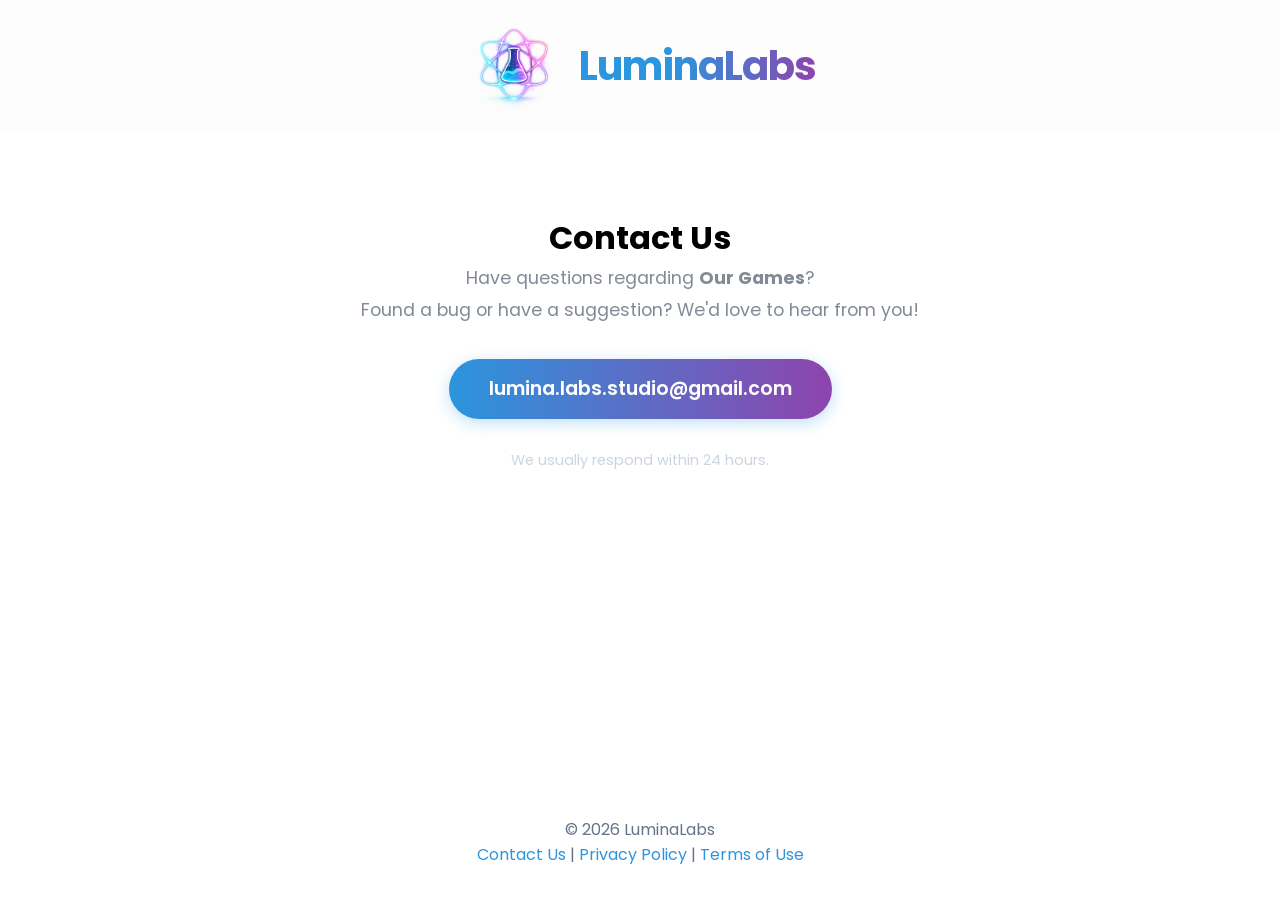
<file: contact.html>
<!doctype html>
<html lang="en">
  <head>
    <meta charset="UTF-8" />
    <meta name="viewport" content="width=device-width, initial-scale=1.0" />
    <title>Contact Us - LuminaLabs</title>
    <link rel="stylesheet" href="style.css" />
    <link
      href="https://fonts.googleapis.com/css2?family=Poppins:wght@400;600;800&display=swap"
      rel="stylesheet"
    />
  </head>
  <body>
    <header>
      <div class="header-content">
        <img src="logo-icon.png" alt="Logo Icon" class="company-icon" />

        <a href="index.html" style="text-decoration: none">
          <h1 class="brand-name">Lumina<span class="labs-text">Labs</span></h1>
        </a>
      </div>
    </header>

    <main class="container">
      <div class="contact-wrapper">
        <h1>Contact Us</h1>

        <p class="contact-text">
          Have questions regarding <strong>Our Games</strong>?<br />
          Found a bug or have a suggestion? We'd love to hear from you!
        </p>

        <a href="mailto:lumina.labs.studio@gmail.com" class="email-button">
          lumina.labs.studio@gmail.com
        </a>

        <p style="margin-top: 30px; color: #cbd5e1; font-size: 0.9rem">
          We usually respond within 24 hours.
        </p>
      </div>
    </main>

    <footer>
      <p>&copy; 2026 LuminaLabs</p>
      <div class="social-links">
        <a href="contact.html">Contact Us</a> |
        <a href="privacy.html">Privacy Policy</a> |
        <a href="terms.html">Terms of Use</a>
      </div>
    </footer>
  </body>
</html>
</file>
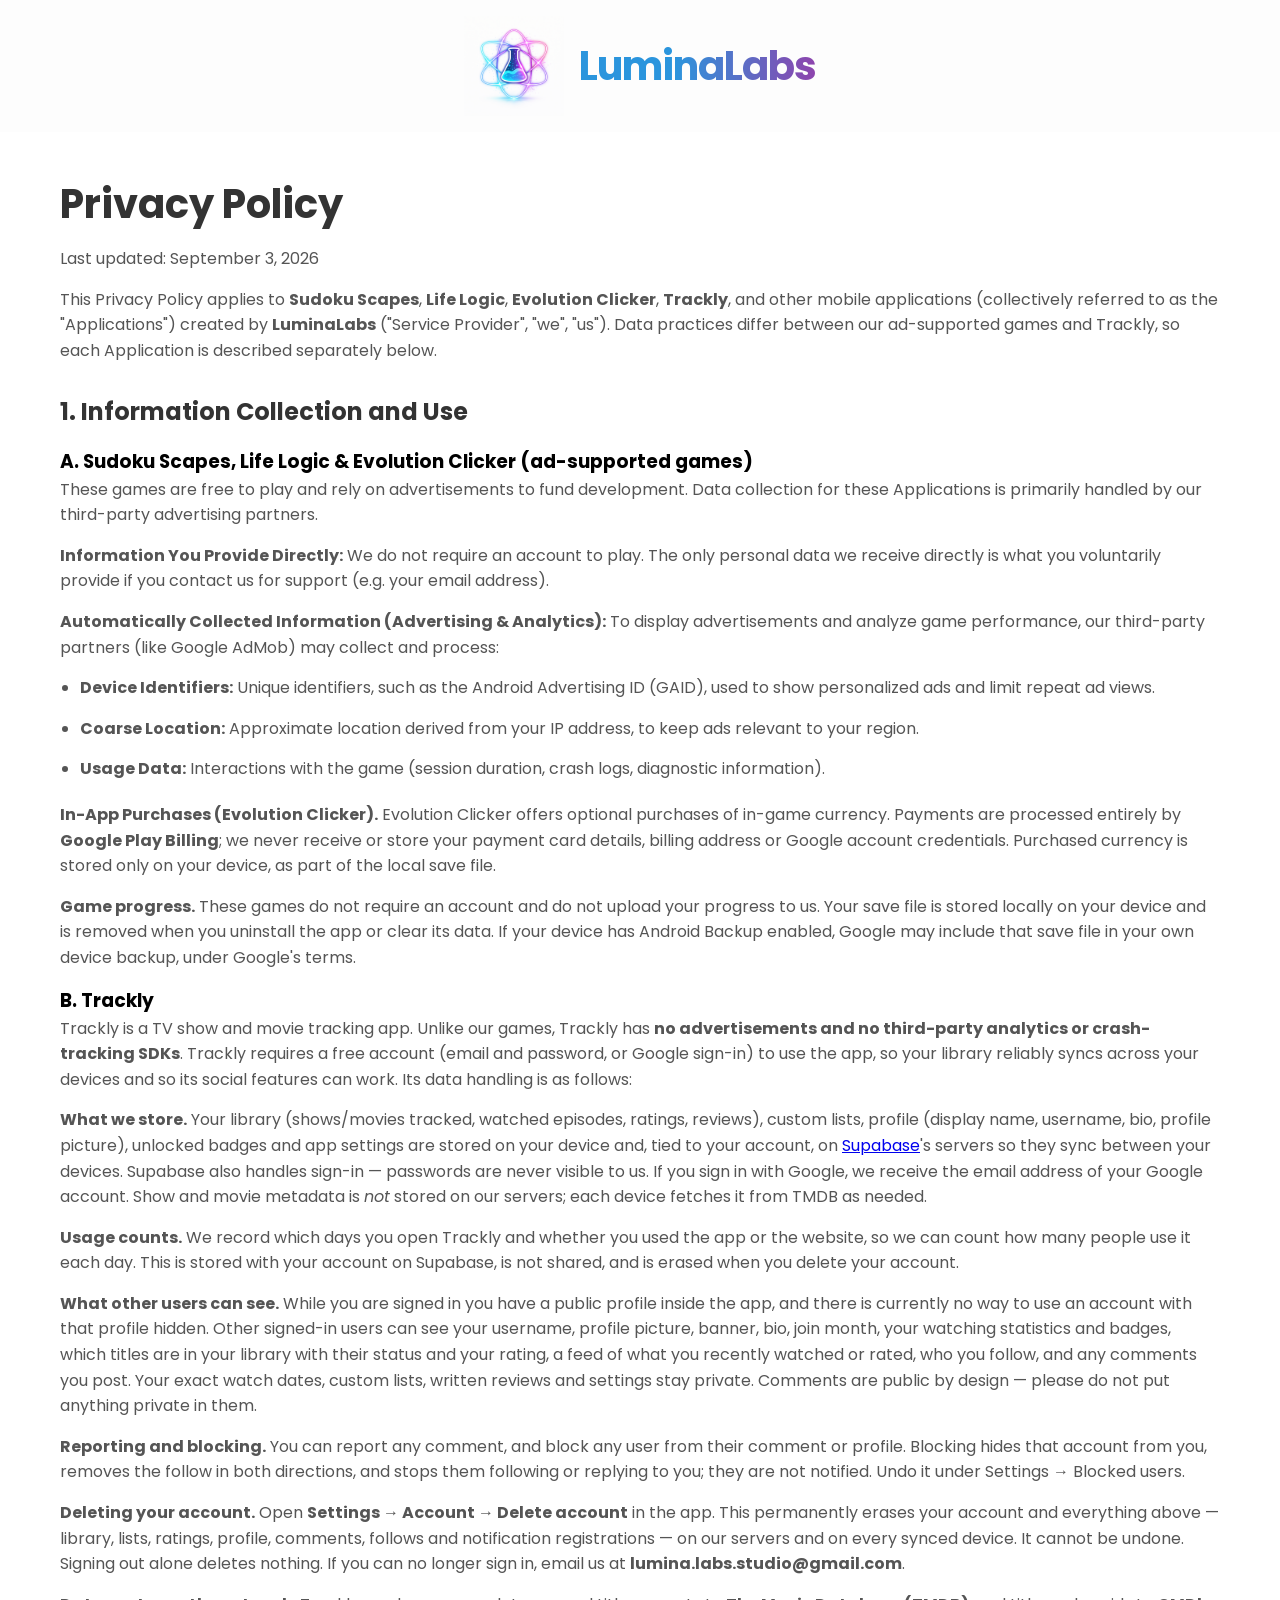
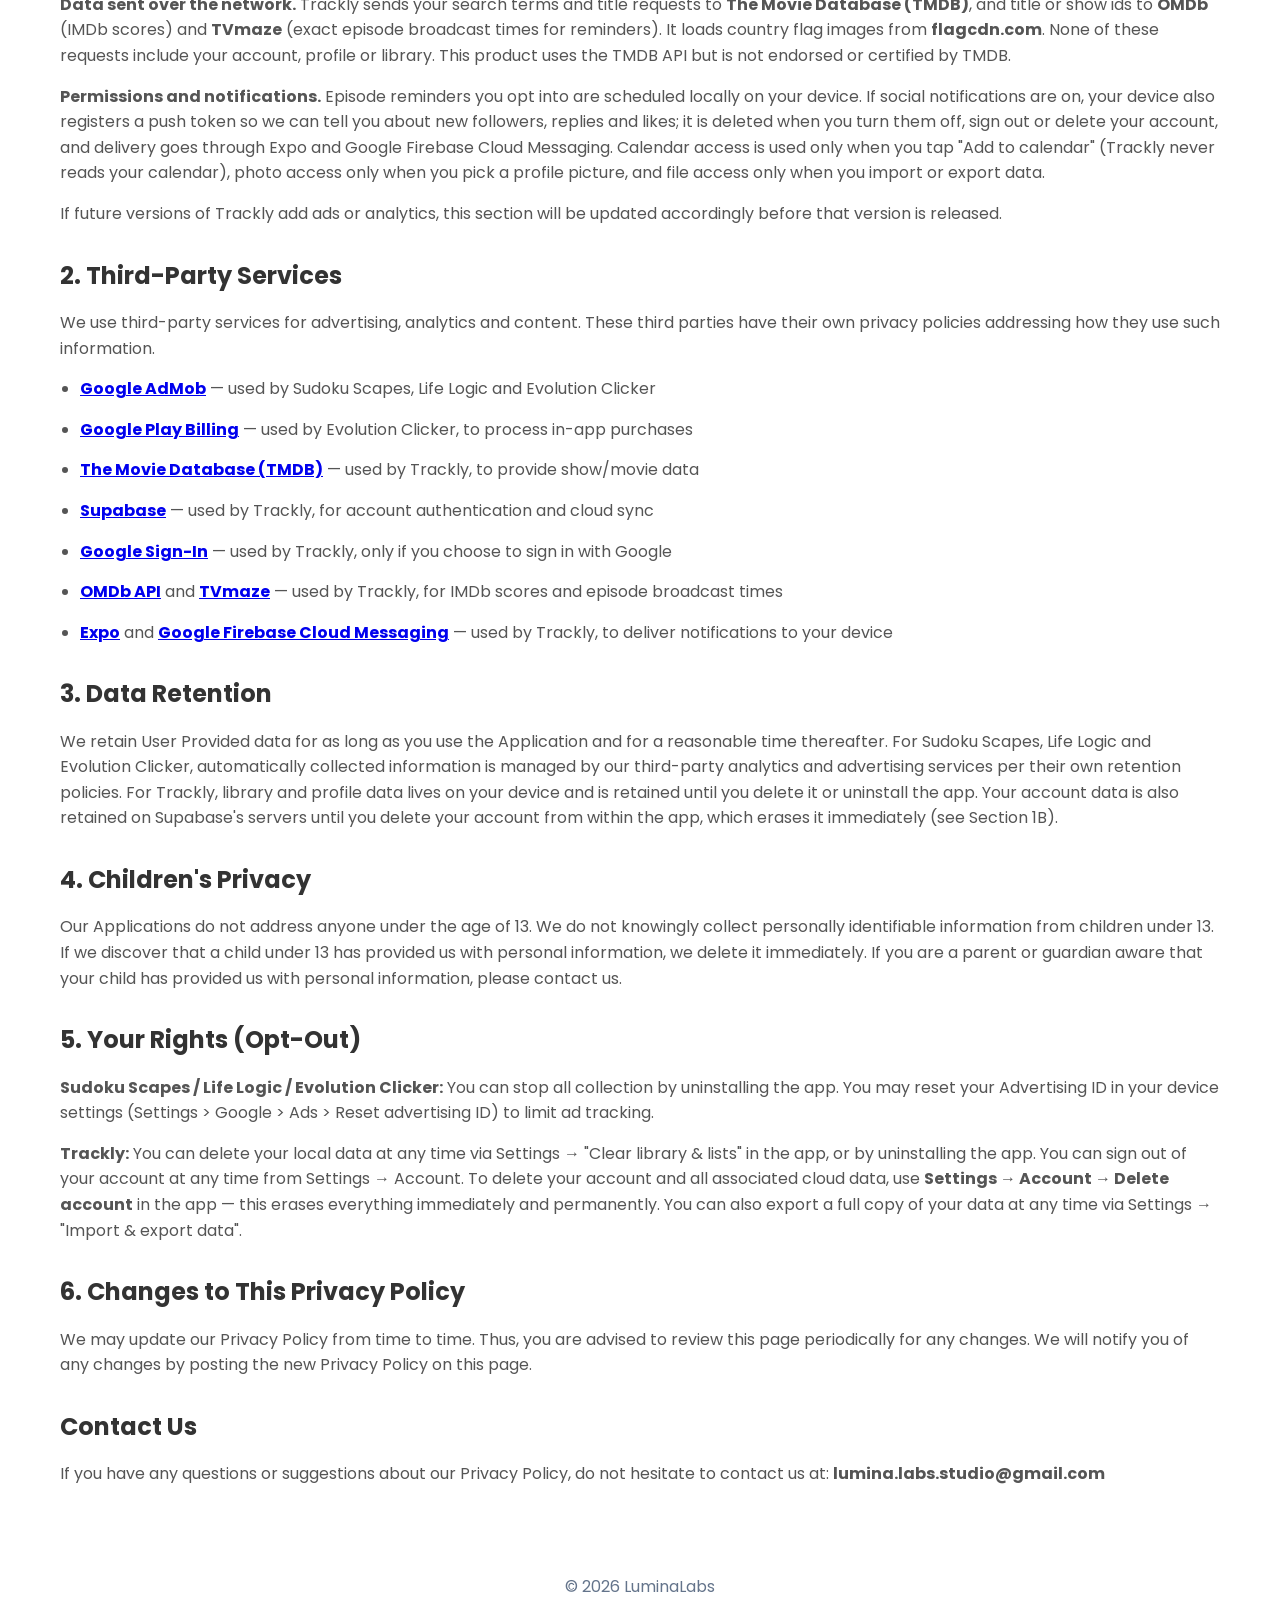
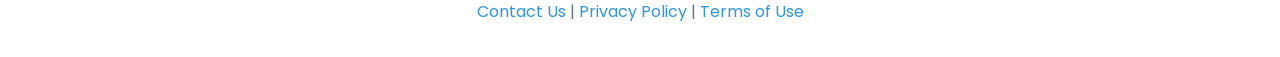
<file: privacy.html>
<!doctype html>
<html lang="en">
  <head>
    <meta charset="UTF-8" />
    <meta name="viewport" content="width=device-width, initial-scale=1.0" />
    <title>Privacy Policy - LuminaLabs</title>
    <link rel="stylesheet" href="style.css" />
    <link
      href="https://fonts.googleapis.com/css2?family=Poppins:wght@400;600;800&display=swap"
      rel="stylesheet"
    />
  </head>
  <body>
    <header>
      <div class="header-content">
        <img src="logo-icon.png" alt="LuminaLabs Logo" class="company-icon" />
        <a href="index.html" style="text-decoration: none">
          <h1 class="brand-name">Lumina<span class="labs-text">Labs</span></h1>
        </a>
      </div>
    </header>

    <main class="container privacy-content">
      <h1>Privacy Policy</h1>
      <p class="last-updated">Last updated: September 3, 2026</p>

      <p>
        This Privacy Policy applies to <strong>Sudoku Scapes</strong>,
        <strong>Life Logic</strong>, <strong>Evolution Clicker</strong>,
        <strong>Trackly</strong>, and other mobile
        applications (collectively referred to as the "Applications") created by
        <strong>LuminaLabs</strong> ("Service Provider", "we", "us"). Data
        practices differ between our ad-supported games and Trackly, so each
        Application is described separately below.
      </p>

      <h2>1. Information Collection and Use</h2>

      <h3>A. Sudoku Scapes, Life Logic &amp; Evolution Clicker (ad-supported games)</h3>
      <p>
        These games are free to play and rely on advertisements to fund
        development. Data collection for these Applications is primarily
        handled by our third-party advertising partners.
      </p>
      <p><strong>Information You Provide Directly:</strong> We do not require
      an account to play. The only personal data we receive directly is what
      you voluntarily provide if you contact us for support (e.g. your email
      address).</p>
      <p><strong>Automatically Collected Information (Advertising &amp;
      Analytics):</strong> To display advertisements and analyze game
      performance, our third-party partners (like Google AdMob) may collect
      and process:</p>
      <ul>
        <li>
          <strong>Device Identifiers:</strong> Unique identifiers, such as the
          Android Advertising ID (GAID), used to show personalized ads and
          limit repeat ad views.
        </li>
        <li>
          <strong>Coarse Location:</strong> Approximate location derived from
          your IP address, to keep ads relevant to your region.
        </li>
        <li>
          <strong>Usage Data:</strong> Interactions with the game (session
          duration, crash logs, diagnostic information).
        </li>
      </ul>
      <p><strong>In-App Purchases (Evolution Clicker).</strong> Evolution
      Clicker offers optional purchases of in-game currency. Payments are
      processed entirely by <strong>Google Play Billing</strong>; we never
      receive or store your payment card details, billing address or Google
      account credentials. Purchased currency is stored only on your device,
      as part of the local save file.</p>
      <p><strong>Game progress.</strong> These games do not require an account
      and do not upload your progress to us. Your save file is stored locally
      on your device and is removed when you uninstall the app or clear its
      data. If your device has Android Backup enabled, Google may include that
      save file in your own device backup, under Google&#39;s terms.</p>

      <h3 id="trackly">B. Trackly</h3>
      <p>
        Trackly is a TV show and movie tracking app. Unlike our games, Trackly
        has <strong>no advertisements and no third-party analytics or
        crash-tracking SDKs</strong>. Trackly requires a free account (email and password, or
        Google sign-in) to use the app, so your library reliably syncs across
        your devices and so its social features can work. Its data handling is
        as follows:
      </p>
      <p><strong>What we store.</strong> Your library (shows/movies tracked,
      watched episodes, ratings, reviews), custom lists, profile (display name,
      username, bio, profile picture), unlocked badges and app settings are
      stored on your device and, tied to your account, on
      <a href="https://supabase.com/privacy" target="_blank">Supabase</a>'s
      servers so they sync between your devices. Supabase also handles sign-in
      — passwords are never visible to us. If you sign in with Google, we
      receive the email address of your Google account. Show and movie
      metadata is <em>not</em> stored on our servers; each device fetches it
      from TMDB as needed.</p>

      <p><strong>Usage counts.</strong> We record which days you open Trackly
      and whether you used the app or the website, so we can count how many
      people use it each day. This is stored with your account on Supabase, is
      not shared, and is erased when you delete your account.</p>

      <p><strong>What other users can see.</strong> While you are signed in you
      have a public profile inside the app, and there is currently no way to
      use an account with that profile hidden. Other signed-in users can see
      your username, profile picture, banner, bio, join month, your watching
      statistics and badges, which titles are in your library with their status
      and your rating, a feed of what you recently watched or rated, who you
      follow, and any comments you post. Your exact watch dates, custom lists,
      written reviews and settings stay private. Comments are public by design
      — please do not put anything private in them.</p>

      <p><strong>Reporting and blocking.</strong> You can report any comment,
      and block any user from their comment or profile. Blocking hides that
      account from you, removes the follow in both directions, and stops them
      following or replying to you; they are not notified. Undo it under
      Settings → Blocked users.</p>

      <p><strong>Deleting your account.</strong> Open
      <strong>Settings → Account → Delete account</strong> in the app. This
      permanently erases your account and everything above — library, lists,
      ratings, profile, comments, follows and notification registrations — on
      our servers and on every synced device. It cannot be undone. Signing out
      alone deletes nothing. If you can no longer sign in, email us at
      <strong>lumina.labs.studio@gmail.com</strong>.</p>

      <p><strong>Data sent over the network.</strong> Trackly sends your search
      terms and title requests to <strong>The Movie Database (TMDB)</strong>,
      and title or show ids to <strong>OMDb</strong> (IMDb scores) and
      <strong>TVmaze</strong> (exact episode broadcast times for reminders). It
      loads country flag images from <strong>flagcdn.com</strong>. None of
      these requests include your account, profile or library. This product
      uses the TMDB API but is not endorsed or certified by TMDB.</p>

      <p><strong>Permissions and notifications.</strong> Episode reminders you
      opt into are scheduled locally on your device. If social notifications
      are on, your device also registers a push token so we can tell you about
      new followers, replies and likes; it is deleted when you turn them off,
      sign out or delete your account, and delivery goes through Expo and
      Google Firebase Cloud Messaging. Calendar access is used only when you
      tap "Add to calendar" (Trackly never reads your calendar), photo access
      only when you pick a profile picture, and file access only when you
      import or export data.</p>
      <p>If future versions of Trackly add ads or analytics, this section
      will be updated accordingly before that version is released.</p>

      <h2>2. Third-Party Services</h2>
      <p>
        We use third-party services for advertising, analytics and content.
        These third parties have their own privacy policies addressing how
        they use such information.
      </p>
      <ul>
        <li>
          <a href="https://support.google.com/admob/answer/6128543?hl=en" target="_blank"
            ><strong>Google AdMob</strong></a
          > — used by Sudoku Scapes, Life Logic and Evolution Clicker
        </li>
        <li>
          <a href="https://policies.google.com/privacy" target="_blank"
            ><strong>Google Play Billing</strong></a
          > — used by Evolution Clicker, to process in-app purchases
        </li>
        <li>
          <a href="https://www.themoviedb.org/privacy-policy" target="_blank"
            ><strong>The Movie Database (TMDB)</strong></a
          > — used by Trackly, to provide show/movie data
        </li>
        <li>
          <a href="https://supabase.com/privacy" target="_blank"
            ><strong>Supabase</strong></a
          > — used by Trackly, for account authentication and cloud sync
        </li>
        <li>
          <a href="https://policies.google.com/privacy" target="_blank"
            ><strong>Google Sign-In</strong></a
          > — used by Trackly, only if you choose to sign in with Google
        </li>
        <li>
          <a href="https://www.omdbapi.com/legal.htm" target="_blank"
            ><strong>OMDb API</strong></a
          > and
          <a href="https://www.tvmaze.com/privacy" target="_blank"
            ><strong>TVmaze</strong></a
          > — used by Trackly, for IMDb scores and episode broadcast times
        </li>
        <li>
          <a href="https://expo.dev/privacy" target="_blank"
            ><strong>Expo</strong></a
          > and
          <a href="https://firebase.google.com/support/privacy" target="_blank"
            ><strong>Google Firebase Cloud Messaging</strong></a
          > — used by Trackly, to deliver notifications to your device
        </li>
      </ul>

      <h2>3. Data Retention</h2>
      <p>
        We retain User Provided data for as long as you use the Application
        and for a reasonable time thereafter. For Sudoku Scapes, Life Logic
        and Evolution Clicker, automatically collected information is managed by our
        third-party analytics and advertising services per their own
        retention policies. For Trackly, library and profile data lives on
        your device and is retained until you delete it or uninstall the app.
        Your account data is also retained on Supabase's servers until you
        delete your account from within the app, which erases it immediately
        (see Section 1B).
      </p>

      <h2>4. Children's Privacy</h2>
      <p>
        Our Applications do not address anyone under the age of 13. We do not
        knowingly collect personally identifiable information from children
        under 13. If we discover that a child under 13 has provided us with
        personal information, we delete it immediately. If you are a parent
        or guardian aware that your child has provided us with personal
        information, please contact us.
      </p>

      <h2>5. Your Rights (Opt-Out)</h2>
      <p>
        <strong>Sudoku Scapes / Life Logic / Evolution Clicker:</strong> You can stop all
        collection by uninstalling the app. You may reset your Advertising ID
        in your device settings (Settings &gt; Google &gt; Ads &gt; Reset
        advertising ID) to limit ad tracking.
      </p>
      <p>
        <strong>Trackly:</strong> You can delete your local data at any time
        via Settings → "Clear library &amp; lists" in the app, or by
        uninstalling the app. You can sign out of your account at any time
        from Settings → Account. To delete your account and all associated
        cloud data, use <strong>Settings → Account → Delete account</strong>
        in the app — this erases everything immediately and permanently. You
        can also export a full copy of your data at any time via Settings →
        "Import &amp; export data".
      </p>

      <h2>6. Changes to This Privacy Policy</h2>
      <p>
        We may update our Privacy Policy from time to time. Thus, you are
        advised to review this page periodically for any changes. We will
        notify you of any changes by posting the new Privacy Policy on this
        page.
      </p>

      <h2>Contact Us</h2>
      <p>
        If you have any questions or suggestions about our Privacy Policy, do
        not hesitate to contact us at:
        <strong>lumina.labs.studio@gmail.com</strong>
      </p>
    </main>

    <footer>
      <p>&copy; 2026 LuminaLabs</p>
      <div class="footer-links">
        <a href="contact.html">Contact Us</a> |
        <a href="privacy.html">Privacy Policy</a> |
        <a href="terms.html">Terms of Use</a>
      </div>
    </footer>
  </body>
</html>
</file>
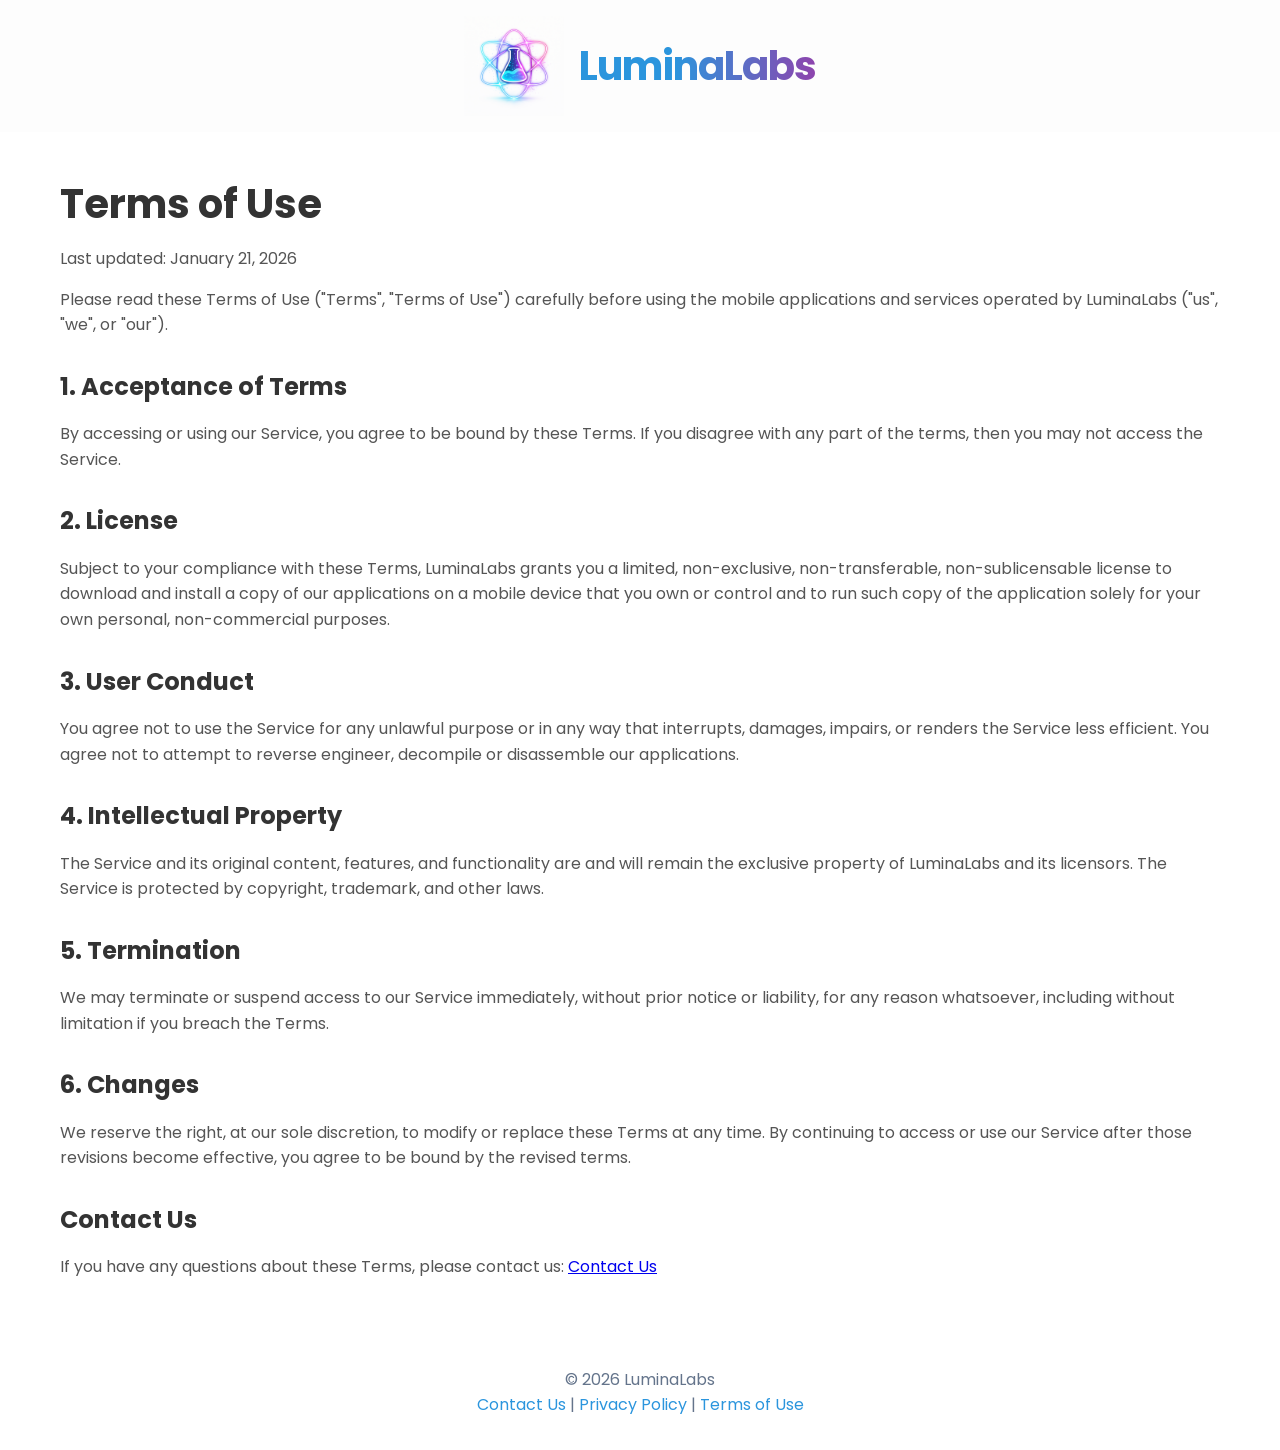
<file: terms.html>
<!doctype html>
<html lang="en">
  <head>
    <meta charset="UTF-8" />
    <meta name="viewport" content="width=device-width, initial-scale=1.0" />
    <title>Terms of Use - LuminaLabs</title>
    <link rel="stylesheet" href="style.css" />
    <link
      href="https://fonts.googleapis.com/css2?family=Poppins:wght@400;600;800&display=swap"
      rel="stylesheet"
    />
  </head>
  <body>
    <header>
      <div class="header-content">
        <img src="logo-icon.png" alt="Logo Icon" class="company-icon" />
        <a href="index.html">
          <h1 class="brand-name">Lumina<span class="labs-text">Labs</span></h1>
        </a>
      </div>
    </header>

    <main class="container privacy-content">
      <h1>Terms of Use</h1>
      <p class="last-updated">Last updated: January 21, 2026</p>

      <p>
        Please read these Terms of Use ("Terms", "Terms of Use") carefully
        before using the mobile applications and services operated by LuminaLabs
        ("us", "we", or "our").
      </p>

      <h2>1. Acceptance of Terms</h2>
      <p>
        By accessing or using our Service, you agree to be bound by these Terms.
        If you disagree with any part of the terms, then you may not access the
        Service.
      </p>

      <h2>2. License</h2>
      <p>
        Subject to your compliance with these Terms, LuminaLabs grants you a
        limited, non-exclusive, non-transferable, non-sublicensable license to
        download and install a copy of our applications on a mobile device that
        you own or control and to run such copy of the application solely for
        your own personal, non-commercial purposes.
      </p>

      <h2>3. User Conduct</h2>
      <p>
        You agree not to use the Service for any unlawful purpose or in any way
        that interrupts, damages, impairs, or renders the Service less
        efficient. You agree not to attempt to reverse engineer, decompile or
        disassemble our applications.
      </p>

      <h2>4. Intellectual Property</h2>
      <p>
        The Service and its original content, features, and functionality are
        and will remain the exclusive property of LuminaLabs and its licensors.
        The Service is protected by copyright, trademark, and other laws.
      </p>

      <h2>5. Termination</h2>
      <p>
        We may terminate or suspend access to our Service immediately, without
        prior notice or liability, for any reason whatsoever, including without
        limitation if you breach the Terms.
      </p>

      <h2>6. Changes</h2>
      <p>
        We reserve the right, at our sole discretion, to modify or replace these
        Terms at any time. By continuing to access or use our Service after
        those revisions become effective, you agree to be bound by the revised
        terms.
      </p>

      <h2>Contact Us</h2>
      <p>
        If you have any questions about these Terms, please contact us:
        <a href="contact.html">Contact Us</a>
      </p>
    </main>

    <footer>
      <p>&copy; 2026 LuminaLabs</p>
      <div class="footer-links">
        <a href="contact.html">Contact Us</a> |
        <a href="privacy.html">Privacy Policy</a> |
        <a href="terms.html">Terms of Use</a>
      </div>
    </footer>
  </body>
</html>
</file>
<file: style.css>
/* RESET I BAZA */
* {
  margin: 0;
  padding: 0;
  box-sizing: border-box;
}

body {
  font-family: "Poppins", sans-serif;
  background-color: white; /* Ciemne tło, nowoczesne */
  color: black;
  line-height: 1.6;
  display: flex;
  flex-direction: column;
  min-height: 100vh;
}

/* HEADER */
header {
  background-color: rgba(253, 253, 253);
  padding: 1rem 0;
  position: sticky;
  top: 0;
  z-index: 100;
}

.header-content {
  max-width: 1200px;
  margin: 0 auto;
  display: flex;
  justify-content: center; /* Wyśrodkowanie całości */
  align-items: center;
  position: relative;
  padding: 0 20px;
}

/* Ikonka po lewej stronie napisu */
.company-icon {
  height: 100px; /* Dopasuj rozmiar */
  width: auto;
  margin-right: 15px; /* Odstęp od napisu */
}

/* STYLIZACJA NAPISU LUMINALABS (ZGODNIE ZE ZDJĘCIEM 4) */
.brand-name {
  font-size: 2.5rem;
  font-weight: 650; /* Bardzo gruby font */
  letter-spacing: -1px;
  text-decoration: none;
  background: linear-gradient(90deg, #2b95dd 0%, #2b95dd 40%, #8e44ad 100%);
  -webkit-background-clip: text;
  -webkit-text-fill-color: transparent;
  display: inline-block;
}

/* "Labs" - Część fioletowa (robimy to jednym gradientem wyżej, ale można rozdzielić) */
/* Efekt gradientu przechodzi płynnie przez całe słowo LuminaLabs */

/* SIATKA GIER */
main {
  flex: 1;
  max-width: 1600px;
  margin: 4rem auto;
  padding: 0 20px;
  width: 100%;
}

.games-grid {
  display: grid;
  grid-template-columns: repeat(auto-fit, minmax(300px, 1fr));
  gap: 2rem;
}

/* KARTA GRY */
.game-card {
  background-color: white;
  border-radius: 16px;
  overflow: hidden;
}

/* KONTENER ZDJĘCIA I EFEKT PRZYCIEMNIENIA */
.image-wrapper {
  position: relative;
  width: 100%;
  height: 200px; /* Stała wysokość zdjęcia */
  overflow: hidden;
}

.game-image {
  width: 100%;
  height: 100%;
  object-fit: cover; /* Zdjęcie wypełni obszar bez zniekształceń */
  transition: filter 0.3s ease;
}

/* Okładka Trackly to grafika promocyjna ze Sklepu Play (2:1) — szersza niż
   kadr karty, więc "cover" ucinałby logo z lewej strony. "contain" pokazuje
   ją w całości, a tło powtarza gradient samej grafiki, żeby pasy nad i pod
   nią nie odcinały się od artworku. */
.image-wrapper.trackly {
  background: linear-gradient(#1b1038, #0b0a12);
}

.trackly-image {
  object-fit: contain;
}

/* Evolution Clicker nie ma jeszcze grafiki promocyjnej ze Sklepu Play, więc
   okładkę składamy z zasobów samej gry: tło biomu oceanicznego jako podkład
   i stworzenie na wierzchu. Po przygotowaniu feature graphic podmień to na
   jeden plik, tak jak w Trackly. */
.image-wrapper.evolution {
  background: url("evolution-bg.jpg") center / cover no-repeat;
}

.evolution-image {
  object-fit: contain;
  padding: 1.25rem;
  box-sizing: border-box;
}

/* PLACEHOLDER DLA COMING SOON */
.placeholder-image {
  width: 100%;
  height: 100%;
  background: gray;
  display: flex;
  justify-content: center;
  align-items: center;
  font-size: 3rem;
  color: rgba(255, 255, 255, 0.2);
}

/* OVERLAY (NAKŁADKA) */
.overlay {
  position: absolute;
  top: 0;
  left: 0;
  width: 100%;
  height: 100%;
  background-color: rgba(15, 23, 42, 0.85); /* Ciemne przyciemnienie */
  display: flex;
  justify-content: center;
  align-items: center;
  opacity: 0; /* Domyślnie niewidoczne */
  transition: opacity 0.3s ease;
}

/* EFEKT HOVER - POKAŻ NAKŁADKĘ */
.image-wrapper:hover .overlay {
  opacity: 1;
}

/* PRZYCISK GOOGLE PLAY */
.play-button img {
  height: 60px; /* Rozmiar odznaki */
  transition: transform 0.2s;
}

.play-button:hover img {
  transform: scale(1.05);
}

.soon-text {
  font-size: 1.2rem;
  font-weight: 600;
  color: #cbd5e1;
  letter-spacing: 1px;
  text-transform: uppercase;
  border: 2px solid #cbd5e1;
  padding: 10px 20px;
  border-radius: 8px;
}

/* INFORMACJE O GRZE */
.game-info {
  padding: 1.5rem;
  text-align: center;
}

.game-info h2 {
  margin-bottom: 0.5rem;
  color: black;
  font-size: 1.5rem;
}

.game-info p {
  color: #828a95;
  font-size: 0.9rem;
}

/* FOOTER */
footer {
  background-color: white;
  padding: 2rem 0;
  text-align: center;
  color: #64748b;
  margin-top: auto;
}

footer a {
  color: #2b95dd;
  text-decoration: none;
  transition: color 0.2s;
}

footer a:hover {
  color: #8e44ad;
}

/* RESPANSYWNOŚĆ */
@media (max-width: 600px) {
  .brand-name {
    font-size: 1.8rem;
  }
  .header-content {
    flex-direction: row; /* Zostawiamy w rzędzie */
  }
  .company-icon {
    height: 40px;
  }
}

/* Contact Form Styles */
.form-group {
  margin-bottom: 20px;
}

.form-label {
  display: block;
  margin-bottom: 8px;
  font-weight: bold;
}

.form-input,
.form-textarea {
  width: 100%;
  padding: 12px;
  border: 1px solid #ddd;
  border-radius: 6px;
  box-sizing: border-box; /* Important for padding */
}

.form-textarea {
  resize: vertical;
  height: 120px;
}

.btn-submit {
  background: linear-gradient(to right, #2196f3, #9c27b0);
  color: white;
  padding: 12px 30px;
  border: none;
  border-radius: 30px;
  font-size: 1rem;
  font-weight: bold;
  cursor: pointer;
  display: block;
  width: 100%;
  transition: opacity 0.3s ease;
}

.btn-submit:hover {
  opacity: 0.9;
}

.container {
  max-width: 1200px;
  margin: 0 auto;
  padding: 40px 20px;
}

/* Privacy Policy Styles */
.privacy-content h1 {
  font-size: 2.5rem;
  margin-bottom: 10px;
  color: #333; /* lub Twój kolor tekstu */
}

.privacy-content h2 {
  font-size: 1.5rem;
  margin-top: 30px;
  margin-bottom: 15px;
  color: #333;
}

.privacy-content p,
.privacy-content li {
  line-height: 1.6;
  color: #555;
  margin-bottom: 15px;
}

.privacy-content ul {
  padding-left: 20px;
  margin-bottom: 20px;
}
/* --- NOWE STYLE DLA STRONY KONTAKT (EMAIL) --- */

.contact-wrapper {
  text-align: center;
  padding: 40px 20px;
}

.contact-text {
  color: #828a95;
  font-size: 1.1rem;
  margin-bottom: 2rem;
  line-height: 1.8;
}

.email-button {
  display: inline-block;
  background: linear-gradient(90deg, #2b95dd 0%, #8e44ad 100%);
  color: white;
  padding: 15px 40px;
  border-radius: 50px;
  text-decoration: none;
  font-weight: 600;
  font-size: 1.2rem;
  box-shadow: 0 4px 15px rgba(43, 149, 221, 0.3);
  transition:
    transform 0.2s ease,
    box-shadow 0.2s ease;
}

.email-button:hover {
  transform: translateY(-2px);
  box-shadow: 0 6px 20px rgba(142, 68, 173, 0.4);
  color: white; /* Zapewnia, że tekst pozostanie biały */
}

@media (max-width: 600px) {
  .contact-wrapper {
    padding: 20px 10px;
  }

  .contact-wrapper h1 {
    font-size: 2rem;
  }

  .contact-text {
    font-size: 1rem;
    line-height: 1.6;
    margin-bottom: 1.5rem;
  }

  .email-button {
    width: 100%;
    max-width: 100%;
    padding: 14px 20px;
    font-size: 1rem;
    word-break: break-all;
  }

  .container {
    padding: 20px 15px;
  }
}
</file>
